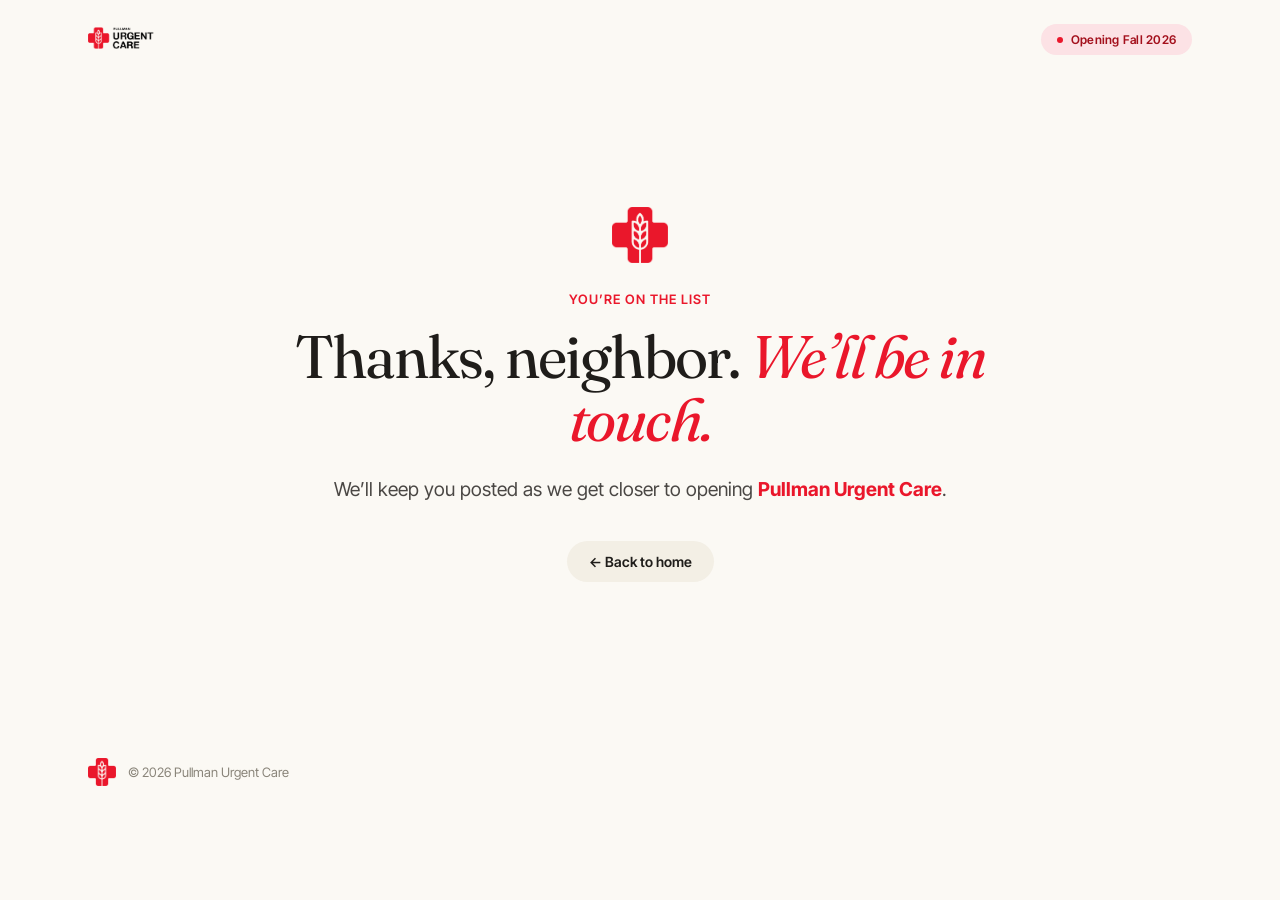
<file: thanks.html>
<!doctype html>
<html lang="en">
<head>
<meta charset="utf-8"/>
<meta name="viewport" content="width=device-width,initial-scale=1"/>
<title>You're on the list | Pullman Urgent Care</title>
<meta name="robots" content="noindex, nofollow"/>
<meta name="description" content="Thanks for signing up — we'll send one email the day Pullman Urgent Care opens."/>

<link rel="icon" type="image/png" sizes="any" href="assets/logo-mark.png"/>
<link rel="apple-touch-icon" href="assets/logo-mark.png"/>
<meta name="theme-color" content="#EA172B"/>

<link rel="preconnect" href="https://fonts.googleapis.com"/>
<link rel="preconnect" href="https://fonts.gstatic.com" crossorigin/>
<link href="https://fonts.googleapis.com/css2?family=Fraunces:ital,opsz,wght@0,9..144,300..700;1,9..144,300..700&family=Inter+Tight:wght@400;500;600;700&family=Inter:wght@400;500;600;700&display=swap" rel="stylesheet"/>
<link rel="stylesheet" href="styles.css"/>
<script defer src="https://cloud.umami.is/script.js" data-website-id="d5a9edf1-565d-4239-b29a-08e2e56ecbf7"></script>
</head>
<body>

<header class="nav">
  <a class="nav__logo" href="index.html" aria-label="Pullman Urgent Care home">
    <img src="assets/logo-horizontal.png" alt="Pullman Urgent Care"/>
  </a>
  <div class="pill pill--soft">
    <span class="pill__dot"></span>
    <span class="pill__text">Opening Fall 2026</span>
  </div>
</header>

<main>
  <section class="thanks">
    <div class="thanks__inner">
      <img class="thanks__mark" src="assets/logo-mark.png" alt=""/>
      <div class="eyebrow">You&rsquo;re on the list</div>
      <h1 class="display display--lg">
        Thanks, neighbor. <em>We&rsquo;ll be in touch.</em>
      </h1>
      <p class="lede">
        We&rsquo;ll keep you posted as we get closer to opening
        <strong class="brand-accent">Pullman Urgent Care</strong>.
      </p>
      <a class="thanks__home" href="index.html">&larr; Back to home</a>
    </div>
  </section>
</main>

<footer class="footer">
  <div class="footer__left">
    <img src="assets/logo-mark.png" alt=""/>
    <span>&copy; 2026 Pullman Urgent Care</span>
  </div>
</footer>

</body>
</html>
</file>
<file: styles.css>
/* Pullman Urgent Care: Coming Soon
   "Neighbor v2" production styles. */

:root {
  --milk: #FBF9F4;
  --milk-deep: #F3EFE5;
  --milk-deeper: #EBE5D4;
  --crimson: #EA172B;
  --crimson-deep: #A3101C;
  --crimson-soft: #FCE2E5;
  --crimson-pale: #F5B3BA;
  --ink: #1F1D1A;
  --ink-2: #4A4744;
  --muted: #8A857A;
  --rule: #E5DFD0;

  --display: 'Fraunces', 'Source Serif 4', Georgia, serif;
  --sans: 'Inter Tight', 'Inter', -apple-system, BlinkMacSystemFont, system-ui, sans-serif;

  --max: 1200px;
  --pad-x: clamp(20px, 4vw, 48px);
}

*, *::before, *::after { box-sizing: border-box; }

html, body {
  margin: 0;
  padding: 0;
  background: var(--milk);
  color: var(--ink);
  font-family: var(--sans);
  -webkit-font-smoothing: antialiased;
  -moz-osx-font-smoothing: grayscale;
}

img { display: block; max-width: 100%; height: auto; }

a { color: inherit; }

.visually-hidden {
  position: absolute;
  width: 1px; height: 1px;
  padding: 0; margin: -1px;
  overflow: hidden; clip: rect(0,0,0,0);
  white-space: nowrap; border: 0;
}

/* ---------- Typography primitives ---------- */

.display {
  font-family: var(--display);
  font-weight: 400;
  color: var(--ink);
  margin: 0;
  letter-spacing: -0.04em;
  line-height: 1.05;
}
.display em { font-style: italic; color: var(--crimson); }

.display--xl  { font-size: clamp(42px, 7vw, 86px); letter-spacing: -0.028em; line-height: 1.0; }
.display--xl2 { font-size: clamp(34px, 6vw, 72px); letter-spacing: -0.028em; line-height: 1.0; }
.display--lg  { font-size: clamp(32px, 5.2vw, 60px); letter-spacing: -0.03em; }
.display--md  { font-size: clamp(28px, 4.6vw, 56px); letter-spacing: -0.027em; }
.display--sm  { font-size: clamp(22px, 3vw, 36px); letter-spacing: -0.025em; line-height: 1.1; }

.display--on-crimson { color: var(--milk); }
.display--on-crimson em { color: var(--crimson-pale); }

.eyebrow {
  font-family: var(--sans);
  font-size: 13px;
  font-weight: 600;
  color: var(--crimson);
  letter-spacing: 0.08em;
  text-transform: uppercase;
  margin-bottom: 18px;
}
.eyebrow--on-crimson { color: var(--crimson-pale); }

.lede {
  font-size: clamp(16px, 1.5vw, 21px);
  line-height: 1.55;
  color: var(--ink-2);
  margin: 24px auto 0;
  max-width: 620px;
}
.brand-accent {
  color: var(--crimson);
  font-weight: 700;
}

.prose {
  font-size: clamp(15px, 1.35vw, 19px);
  line-height: 1.65;
  color: var(--ink-2);
  max-width: 680px;
  margin: 0 auto;
}
.prose--on-crimson { color: rgba(251,249,244,0.88); }
.prose--tight { margin: 12px 0 0; }

.muted { color: var(--ink-2); font-size: 15px; }
.small { font-size: 13px; color: var(--muted); }

/* ---------- NAV ---------- */

.nav {
  display: flex;
  justify-content: space-between;
  align-items: center;
  padding: 24px var(--pad-x);
  max-width: var(--max);
  margin: 0 auto;
}
.nav__logo { display: block; }
.nav__logo img { height: 26px; }

.pill {
  display: inline-flex;
  align-items: center;
  gap: 8px;
  padding: 8px 16px;
  border-radius: 999px;
  font-size: 12px;
  font-weight: 600;
  letter-spacing: 0.02em;
}
.pill--soft {
  background: var(--crimson-soft);
  color: var(--crimson-deep);
}
.pill__dot {
  width: 6px; height: 6px; border-radius: 50%;
  background: var(--crimson);
}

@media (max-width: 520px) {
  .nav { padding: 20px 22px; }
  .nav__logo img { height: 22px; }
  .pill { padding: 6px 12px; font-size: 11px; }
  .pill__text::before { content: "Fall 2026"; }
  .pill__text { font-size: 0; }
  .pill__text::before { font-size: 11px; }
}

/* ---------- HERO ---------- */

.hero {
  padding: 16px var(--pad-x) 60px;
  text-align: center;
}
.hero__inner {
  max-width: 1020px;
  margin: 0 auto;
  padding-top: 24px;
}

.eyebrow-pill {
  display: inline-flex;
  align-items: center;
  gap: 10px;
  padding: 6px 14px 6px 8px;
  border-radius: 999px;
  background: var(--milk-deep);
  margin-bottom: 36px;
}
.eyebrow-pill__badge {
  background: var(--crimson);
  color: var(--milk);
  border-radius: 999px;
  padding: 3px 10px;
  font-size: 11px;
  font-weight: 600;
  letter-spacing: 0.04em;
  text-transform: uppercase;
}
.eyebrow-pill__label {
  font-size: 13px;
  color: var(--ink-2);
}

.signup {
  display: inline-flex;
  background: var(--milk-deep);
  border-radius: 999px;
  padding: 6px;
  gap: 6px;
  align-items: center;
  box-shadow: inset 0 0 0 1px rgba(0,0,0,0.04);
  margin-top: 36px;
  max-width: 100%;
}
.signup__input {
  appearance: none;
  border: 0;
  background: transparent;
  padding: 10px 20px;
  font-family: var(--sans);
  font-size: 15px;
  color: var(--ink);
  min-width: 0;
  width: 280px;
  outline: none;
}
.signup__input::placeholder { color: var(--muted); }
.signup__btn {
  background: var(--crimson);
  color: var(--milk);
  border: 0;
  border-radius: 999px;
  padding: 12px 22px;
  font-family: var(--sans);
  font-size: 14px;
  font-weight: 600;
  cursor: pointer;
  white-space: nowrap;
  transition: background 0.15s ease;
}
.signup__btn:hover { background: var(--crimson-deep); }

.signup__note {
  margin-top: 14px;
  font-size: 12px;
  color: var(--muted);
}

.hero__scene {
  max-width: var(--max);
  margin: 72px auto 0;
  padding: 0 var(--pad-x);
}
.hero__scene img {
  width: 100%;
  height: auto;
  aspect-ratio: 2048 / 1200;
  border-radius: 32px;
  display: block;
  object-fit: cover;
}

@media (max-width: 520px) {
  .hero { padding: 8px 22px 40px; }
  .hero__inner { padding-top: 0; }
  .eyebrow-pill { margin-bottom: 24px; }
  .signup { width: 100%; display: flex; margin-top: 26px; }
  .signup__input { flex: 1 1 auto; width: auto; padding: 8px 14px; font-size: 13px; }
  .signup__btn { padding: 10px 16px; font-size: 12px; }
  .hero__scene { margin-top: 40px; padding: 0 16px; }
  .hero__scene img { border-radius: 20px; }
}

/* ---------- STORY ---------- */

.story {
  padding: clamp(60px, 10vw, 120px) var(--pad-x);
}
.story__top {
  max-width: 900px;
  margin: 0 auto;
  text-align: center;
}
.story__top .prose { margin-top: 32px; }

.scenarios {
  list-style: none;
  padding: 0;
  margin: 64px auto 0;
  max-width: 1000px;
  display: grid;
  grid-template-columns: repeat(2, 1fr);
  gap: 16px;
}
.scenario {
  background: var(--milk-deep);
  border-radius: 24px;
  padding: 28px 32px;
  display: flex;
  align-items: flex-start;
  gap: 18px;
}
.scenario__dot {
  flex-shrink: 0;
  width: 10px; height: 10px;
  border-radius: 50%;
  background: var(--crimson);
  margin-top: 10px;
}
.scenario__label {
  font-size: 12px;
  font-weight: 600;
  color: var(--crimson-deep);
  text-transform: uppercase;
  letter-spacing: 0.067em;
  margin-bottom: 6px;
}
.scenario__text {
  font-family: var(--display);
  font-size: 22px;
  line-height: 1.3;
  color: var(--ink);
  font-weight: 400;
}

@media (max-width: 720px) {
  .scenarios { grid-template-columns: 1fr; gap: 12px; margin-top: 28px; }
  .scenario { padding: 18px 20px; border-radius: 18px; gap: 12px; }
  .scenario__dot { width: 8px; height: 8px; margin-top: 8px; }
  .scenario__label { font-size: 10px; }
  .scenario__text { font-size: 17px; }
}

/* ---------- CRIMSON BLOCK (offer + who) ---------- */

.crimson-block {
  background: var(--crimson-deep);
  color: var(--milk);
  border-radius: 48px 48px 0 0;
  margin: 0 24px;
}
.crimson-block__inner {
  max-width: 1000px;
  margin: 0 auto;
  padding: clamp(60px, 10vw, 120px) var(--pad-x);
}

.offer .display { margin-bottom: 56px; max-width: 760px; }
.offer__grid {
  list-style: none;
  padding: 0;
  margin: 0;
  display: grid;
  grid-template-columns: repeat(3, 1fr);
  gap: 16px;
}
.offer__card {
  background: rgba(251,249,244,0.08);
  border: 1px solid rgba(251,249,244,0.15);
  border-radius: 24px;
  padding: 28px 30px;
}
.offer__card--wide {
  grid-column: 1 / -1;
  display: flex;
  align-items: baseline;
  gap: 24px;
  flex-wrap: wrap;
}
.offer__card--wide .offer__title { margin: 0; flex: 0 0 auto; }
.offer__card--wide .offer__desc { flex: 1 1 320px; max-width: 620px; }
.offer__title {
  font-family: var(--display);
  font-size: 24px;
  line-height: 1.15;
  margin: 0 0 10px;
  font-weight: 400;
  color: var(--milk);
}
.offer__desc {
  font-size: 15px;
  line-height: 1.55;
  color: rgba(251,249,244,0.8);
  margin: 0;
}

.who {
  margin-top: 80px;
  padding-top: 80px;
  max-width: 800px;
  margin-left: auto;
  margin-right: auto;
  text-align: center;
  border-top: 1px solid rgba(251,249,244,0.15);
}
.who .display { margin-bottom: 28px; }
.who .prose { max-width: 600px; }

@media (max-width: 960px) {
  .offer__grid { grid-template-columns: repeat(2, 1fr); }
}

@media (max-width: 720px) {
  .crimson-block { margin: 0 12px; border-radius: 32px 32px 0 0; }
  .offer .display { margin-bottom: 28px; }
  .offer__grid { grid-template-columns: 1fr; gap: 12px; }
  .offer__card { padding: 18px 20px; border-radius: 18px; }
  .offer__card--wide { display: block; }
  .offer__card--wide .offer__title { margin-bottom: 4px; }
  .offer__title { font-size: 20px; margin-bottom: 4px; }
  .offer__desc { font-size: 13px; }
  .who { margin-top: 40px; padding-top: 40px; }
  .who .display { margin-bottom: 14px; }
}

/* ---------- HOURS ---------- */

.hours {
  padding: 80px var(--pad-x) 0;
}
.hours__card {
  max-width: 1000px;
  margin: 0 auto;
  background: var(--milk-deep);
  border-radius: 32px;
  padding: 48px 56px;
  display: grid;
  grid-template-columns: 1fr 1.2fr;
  gap: 60px;
  align-items: center;
}
.hours__text .display { letter-spacing: -0.025em; }
.hours__text .eyebrow { margin-bottom: 12px; }
.hours__text .small { margin-top: 16px; }

.hours__list { margin: 0; padding: 0; }
.hours__row {
  display: flex;
  justify-content: space-between;
  align-items: center;
  border-top: 1px solid var(--rule);
  padding: 18px 0;
  font-family: var(--display);
  font-size: 20px;
  color: var(--ink);
}
.hours__row dt { margin: 0; }
.hours__row dd { margin: 0; font-weight: 500; }

@media (max-width: 720px) {
  .hours { padding: 40px 22px 0; }
  .hours__card {
    padding: 24px 22px;
    border-radius: 20px;
    grid-template-columns: 1fr;
    gap: 14px;
  }
  .hours__row { font-size: 16px; padding: 12px 0; }
}

/* ---------- LOCATION ---------- */

.location {
  padding: 80px var(--pad-x);
}
.location__heading {
  max-width: 1100px;
  margin: 0 auto 48px;
  text-align: center;
}
.location__heading .muted { margin-top: 12px; font-size: 16px; }

.location__card {
  max-width: 1100px;
  margin: 0 auto;
  background: var(--milk-deep);
  border-radius: 32px;
  overflow: hidden;
  display: grid;
  grid-template-columns: 1.5fr 1fr;
}
.location__map { position: relative; }
.landmark-map {
  display: block;
  width: 100%;
  height: 420px;
}

/* ---------- Leaflet map — Mapbox Dark v10 with crimson marker ---------- */
#puc-map { background: #111216; cursor: grab; }
#puc-map:active { cursor: grabbing; }
.leaflet-container {
  font-family: var(--sans);
  background: #111216;
}
/* Subtle warm shift so the cool dark tiles relate to the crimson palette */
.leaflet-tile-pane {
  filter: hue-rotate(-6deg) saturate(0.92);
}
.leaflet-marker-pane,
.leaflet-popup-pane,
.leaflet-overlay-pane,
.leaflet-shadow-pane,
.leaflet-tooltip-pane,
.leaflet-control-container { filter: none; }

/* Marker: logo mark with layered crimson halos for emphasis on dark bg */
.puc-marker { background: transparent; border: 0; }
.puc-marker__halo {
  position: absolute;
  top: 50%; left: 50%;
  width: 64px; height: 64px;
  border-radius: 50%;
  background: rgba(234, 23, 43, 0.28);
  transform: translate(-50%, -50%);
  pointer-events: none;
  animation: puc-pulse-inner 3s ease-out infinite;
}
.puc-marker__halo--outer {
  width: 96px; height: 96px;
  background: rgba(234, 23, 43, 0.14);
  animation: puc-pulse-outer 3s ease-out infinite;
}
.puc-marker__logo {
  position: absolute;
  top: 50%; left: 50%;
  width: 44px; height: 44px;
  transform: translate(-50%, -50%);
  filter: drop-shadow(0 3px 8px rgba(0,0,0,0.2)) drop-shadow(0 0 10px rgba(234,23,43,0.35));
}
@keyframes puc-pulse-inner {
  0%, 100% { opacity: 0.9; }
  50%      { opacity: 0.55; }
}
@keyframes puc-pulse-outer {
  0%   { transform: translate(-50%, -50%) scale(0.9); opacity: 0.55; }
  100% { transform: translate(-50%, -50%) scale(1.25); opacity: 0; }
}
@media (prefers-reduced-motion: reduce) {
  .puc-marker__halo, .puc-marker__halo--outer { animation: none; }
  .puc-marker__halo--outer { opacity: 0.4; }
}

/* Zoom controls — site-native styling */
.leaflet-control-zoom {
  border: 0 !important;
  box-shadow: 0 4px 12px rgba(0,0,0,0.25) !important;
  border-radius: 10px !important;
  overflow: hidden;
}
.leaflet-control-zoom a,
.leaflet-control-zoom a:link {
  background: var(--milk) !important;
  color: var(--ink) !important;
  border: 0 !important;
  border-bottom: 1px solid var(--rule) !important;
  font-family: var(--sans) !important;
  font-weight: 600 !important;
  width: 32px !important;
  height: 32px !important;
  line-height: 32px !important;
  transition: background 0.15s ease, color 0.15s ease;
}
.leaflet-control-zoom a:last-child { border-bottom: 0 !important; }
.leaflet-control-zoom a:hover {
  background: var(--milk-deep) !important;
  color: var(--crimson) !important;
}
.leaflet-control-zoom a.leaflet-disabled {
  background: var(--milk-deep) !important;
  color: var(--muted) !important;
  cursor: default;
}

/* Attribution — floating cream badge on dark map */
.leaflet-control-attribution {
  background: rgba(251, 249, 244, 0.9) !important;
  color: var(--muted) !important;
  font-family: var(--sans) !important;
  font-size: 10px !important;
  padding: 2px 8px !important;
  border-radius: 6px 0 0 0;
}
.leaflet-control-attribution a {
  color: var(--ink-2) !important;
  text-decoration: none !important;
}
.leaflet-control-attribution a:hover { text-decoration: underline !important; }
.location__details {
  padding: 40px;
  display: flex;
  flex-direction: column;
  justify-content: center;
  gap: 24px;
}
.detail__label {
  font-size: 11px;
  color: var(--muted);
  font-weight: 600;
  letter-spacing: 0.07em;
  text-transform: uppercase;
  margin-bottom: 6px;
}
.detail__value {
  font-family: var(--display);
  font-size: 22px;
  line-height: 1.3;
  color: var(--ink);
}
.detail__value--small { font-size: 18px; line-height: 1.4; }
.detail__value--contact {
  font-size: 18px;
  line-height: 1.4;
  display: flex;
  flex-direction: column;
  gap: 2px;
}
.detail__link {
  color: var(--ink);
  text-decoration: none;
  transition: color 0.15s ease;
}
.detail__link:hover { color: var(--crimson); }
.detail__fax { color: var(--muted); font-family: var(--sans); font-size: 13px; margin-top: 6px; }

@media (max-width: 720px) {
  .location { padding: 40px 22px; }
  .location__heading { margin-bottom: 24px; }
  .location__card {
    grid-template-columns: 1fr;
    border-radius: 24px;
  }
  .landmark-map { height: 240px; }
  .location__details { padding: 20px; gap: 12px; }
  .detail__value { font-size: 18px; }
  .detail__value--small { font-size: 16px; }
}

/* ---------- CAREERS ---------- */

.careers {
  padding: 40px var(--pad-x) clamp(80px, 10vw, 120px);
}
.careers__card {
  max-width: 1000px;
  margin: 0 auto;
  background: var(--milk-deep);
  border-radius: 32px;
  padding: 56px;
  display: grid;
  grid-template-columns: 1.3fr 1fr;
  gap: 48px;
  align-items: center;
}
.careers__text .display { margin-bottom: 16px; }
.careers__text .prose { margin: 0; font-size: 16px; }

.careers__link {
  display: flex;
  align-items: center;
  justify-content: space-between;
  background: var(--crimson);
  color: var(--milk);
  border-radius: 999px;
  padding: 18px 28px;
  font-family: var(--sans);
  font-size: 15px;
  font-weight: 600;
  text-decoration: none;
  gap: 16px;
  transition: background 0.15s ease;
}
.careers__link:hover { background: var(--crimson-deep); }

@media (max-width: 720px) {
  .careers { padding: 0 22px 60px; }
  .careers__card {
    grid-template-columns: 1fr;
    padding: 28px 24px;
    gap: 20px;
    border-radius: 24px;
  }
  .careers__link { padding: 12px 18px; font-size: 13px; }
}

/* ---------- FINAL SIGNUP ---------- */

.final-signup {
  background: var(--milk-deep);
  margin: 0 24px;
  border-radius: 32px;
  padding: 80px var(--pad-x);
  text-align: center;
}
.final-signup__inner {
  max-width: 700px;
  margin: 0 auto;
}
.final-signup__mark {
  width: 52px;
  margin: 0 auto 24px;
}
.final-signup .display { margin-bottom: 14px; }
.final-signup .muted { margin-bottom: 28px; }

.final-signup .signup {
  background: var(--milk);
  box-shadow: 0 2px 8px rgba(0,0,0,0.04);
  margin-top: 0;
}

@media (max-width: 720px) {
  .final-signup {
    margin: 0 12px;
    border-radius: 24px;
    padding: 48px 22px;
  }
  .final-signup__mark { width: 36px; margin-bottom: 14px; }
}

/* ---------- THANKS / CONFIRMATION PAGE ---------- */

.thanks {
  padding: clamp(60px, 10vw, 140px) var(--pad-x);
  text-align: center;
}
.thanks__inner {
  max-width: 720px;
  margin: 0 auto;
}
.thanks__mark {
  width: 56px;
  margin: 0 auto 28px;
}
.thanks .display { margin: 14px 0 18px; }
.thanks__home {
  display: inline-block;
  margin-top: 36px;
  padding: 12px 22px;
  background: var(--milk-deep);
  color: var(--ink);
  font-family: var(--sans);
  font-size: 14px;
  font-weight: 600;
  text-decoration: none;
  border-radius: 999px;
  transition: background 0.15s ease, color 0.15s ease;
}
.thanks__home:hover {
  background: var(--crimson);
  color: var(--milk);
}

/* ---------- FOOTER ---------- */

.footer {
  padding: 48px var(--pad-x) 32px;
  max-width: var(--max);
  margin: 0 auto;
  display: flex;
  justify-content: space-between;
  align-items: center;
  gap: 16px;
  flex-wrap: wrap;
  font-size: 13px;
  color: var(--muted);
}
.footer__left { display: flex; align-items: center; gap: 12px; }
.footer__left img { width: 28px; }
.footer__right { display: flex; gap: 24px; }
.footer__right a { color: var(--muted); text-decoration: none; }
.footer__right a:hover { color: var(--ink-2); }

@media (max-width: 520px) {
  .footer { padding: 28px 22px 20px; font-size: 11px; gap: 8px; }
  .footer__left img { width: 18px; }
  .footer__right { gap: 12px; }
}
</file>
